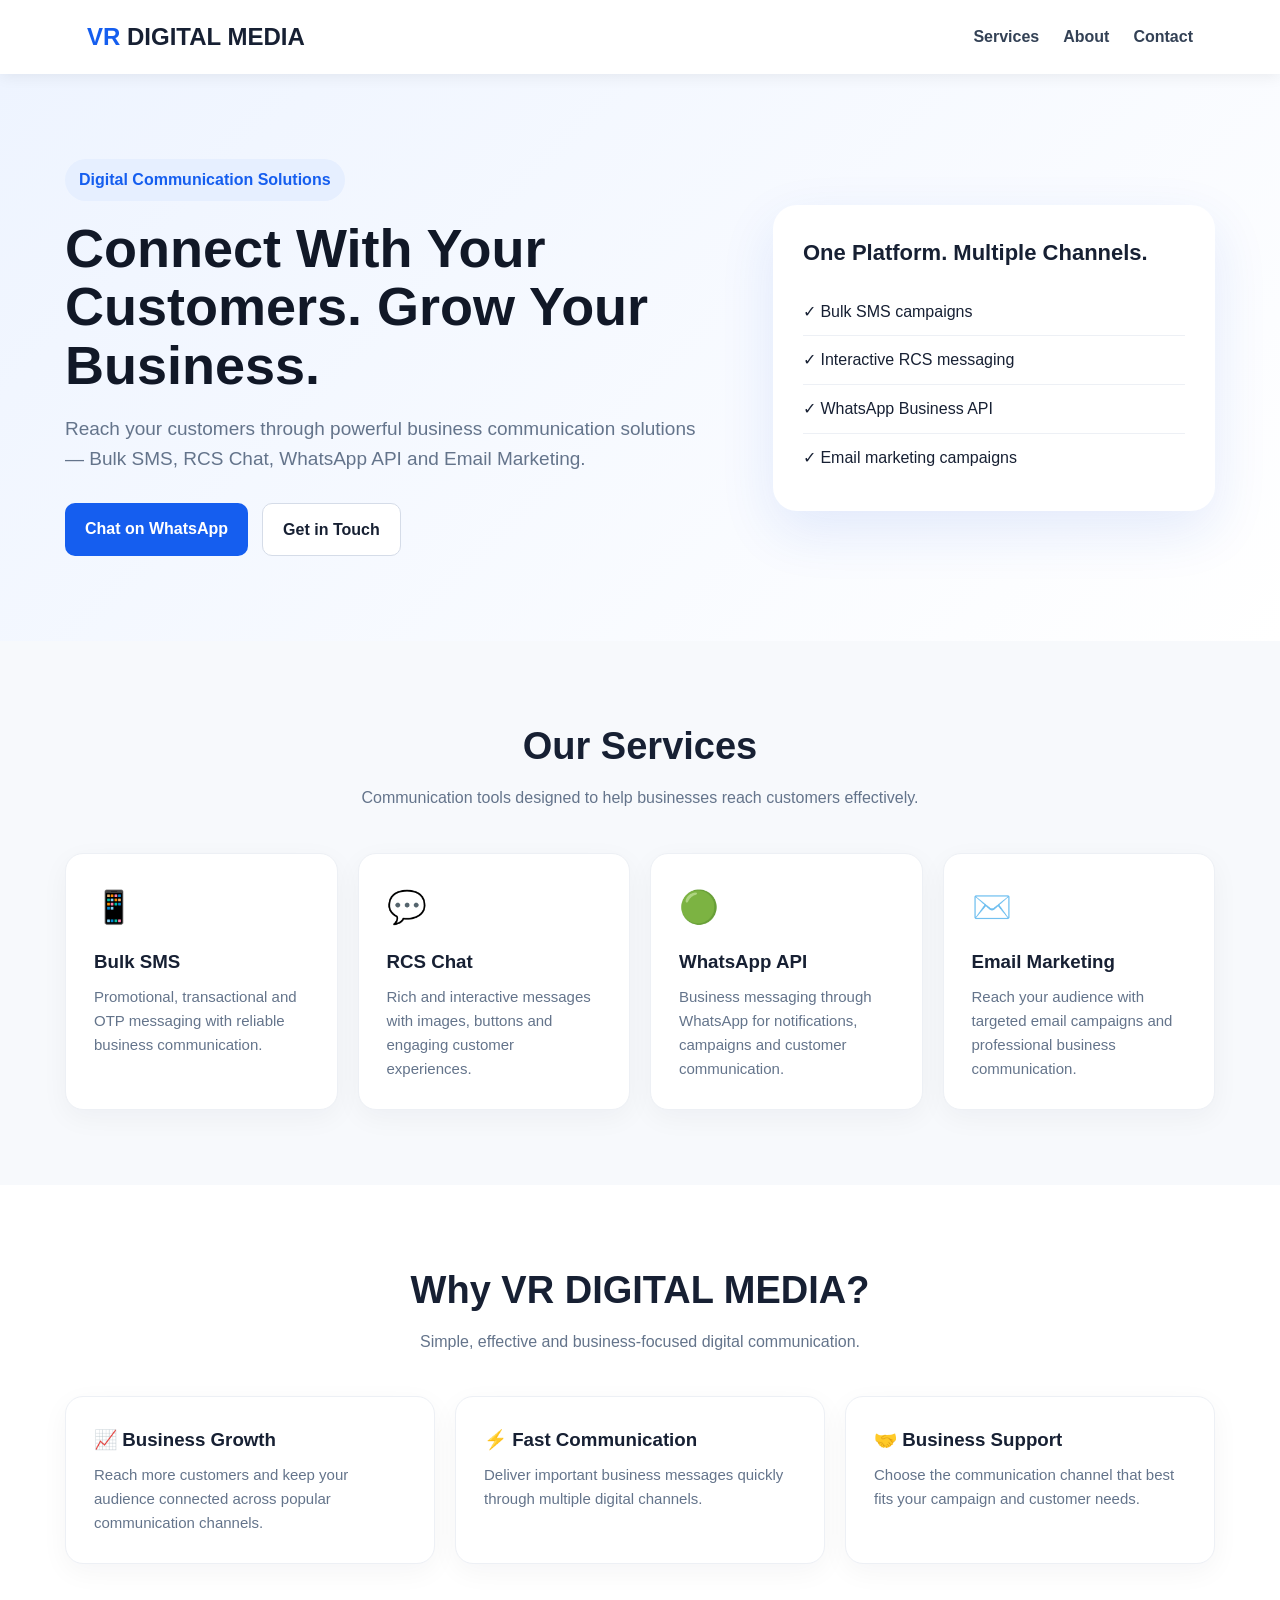
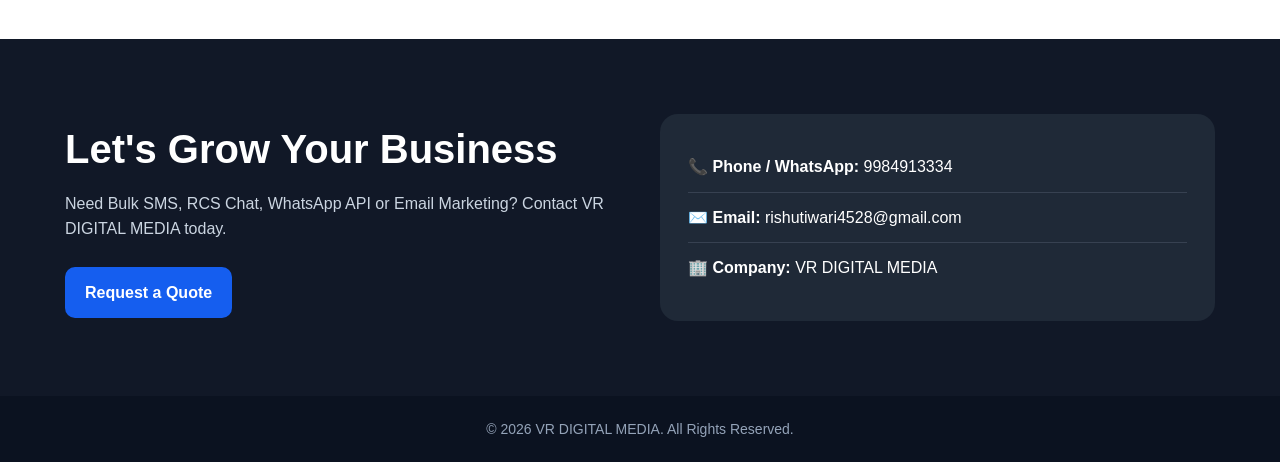
<file: vr_digital_media_website.html>
<!DOCTYPE html>
<html lang="en">
<head>
<meta charset="UTF-8">
<meta name="viewport" content="width=device-width, initial-scale=1.0">
<meta name="description" content="VR DIGITAL MEDIA provides Bulk SMS, RCS Chat, WhatsApp API and Email Marketing solutions for businesses.">
<meta name="keywords" content="VR Digital Media, Bulk SMS, RCS Chat, WhatsApp API, Email Marketing">
<title>VR DIGITAL MEDIA | Business Communication Solutions</title>
<style>
*{box-sizing:border-box;margin:0;padding:0}
body{font-family:Arial,Helvetica,sans-serif;color:#172033;background:#f7f9fc;line-height:1.6}
a{text-decoration:none}
header{background:#fff;position:sticky;top:0;z-index:10;box-shadow:0 2px 15px #00000012}
.nav{max-width:1150px;margin:auto;padding:18px 22px;display:flex;align-items:center;justify-content:space-between}
.logo{font-size:24px;font-weight:800;color:#155eef}.logo span{color:#172033}
.nav a{margin-left:24px;color:#334155;font-weight:600}
.hero{background:linear-gradient(135deg,#eef4ff,#fff);padding:85px 22px}
.wrap{max-width:1150px;margin:auto}
.hero-grid{display:grid;grid-template-columns:1.2fr .8fr;gap:45px;align-items:center}
.badge{display:inline-block;background:#e6efff;color:#155eef;padding:8px 14px;border-radius:30px;font-weight:700;margin-bottom:18px}
h1{font-size:54px;line-height:1.08;margin-bottom:20px;color:#111827}
.hero p{font-size:19px;color:#64748b;max-width:650px}
.btns{margin-top:28px;display:flex;gap:14px;flex-wrap:wrap}
.btn{padding:13px 20px;border-radius:10px;font-weight:700;display:inline-block}
.primary{background:#155eef;color:#fff}.secondary{border:1px solid #d5dce8;color:#172033;background:#fff}
.hero-card{background:#fff;border-radius:24px;padding:30px;box-shadow:0 20px 55px #1d4ed81c}
.hero-card h3{font-size:22px;margin-bottom:18px}
.check{padding:11px 0;border-bottom:1px solid #edf0f5}.check:last-child{border:0}
section{padding:75px 22px}.section-title{text-align:center;margin-bottom:42px}
.section-title h2{font-size:38px;margin-bottom:8px}.section-title p{color:#64748b}
.cards{display:grid;grid-template-columns:repeat(4,1fr);gap:20px}
.card{background:#fff;padding:28px;border-radius:18px;box-shadow:0 8px 28px #1720330b;border:1px solid #edf0f5}
.icon{font-size:32px;margin-bottom:14px}.card h3{margin-bottom:8px}.card p{color:#64748b;font-size:15px}
.why{background:#fff}.why-grid{display:grid;grid-template-columns:repeat(3,1fr);gap:20px}
.contact{background:#111827;color:#fff}.contact-grid{display:grid;grid-template-columns:1fr 1fr;gap:40px;align-items:center}
.contact p{color:#cbd5e1;margin:10px 0}.contact a{color:#fff}
.contact-box{background:#1f2937;padding:28px;border-radius:18px}
.contact-row{padding:12px 0;border-bottom:1px solid #374151}.contact-row:last-child{border:0}
footer{background:#0b1220;color:#94a3b8;text-align:center;padding:22px;font-size:14px}
@media(max-width:850px){.hero-grid,.contact-grid{grid-template-columns:1fr}.cards{grid-template-columns:1fr 1fr}.why-grid{grid-template-columns:1fr}h1{font-size:42px}.nav a{display:none}}
@media(max-width:520px){.cards{grid-template-columns:1fr}.hero{padding:60px 18px}section{padding:55px 18px}.section-title h2{font-size:31px}}
</style>
</head>
<body>
<header>
<nav class="nav">
  <div class="logo">VR <span>DIGITAL MEDIA</span></div>
  <div><a href="#services">Services</a><a href="#about">About</a><a href="#contact">Contact</a></div>
</nav>
</header>

<main>
<section class="hero">
<div class="wrap hero-grid">
  <div>
    <div class="badge">Digital Communication Solutions</div>
    <h1>Connect With Your Customers. Grow Your Business.</h1>
    <p>Reach your customers through powerful business communication solutions — Bulk SMS, RCS Chat, WhatsApp API and Email Marketing.</p>
    <div class="btns">
      <a class="btn primary" href="https://wa.me/919984913334?text=Hello%20VR%20Digital%20Media,%20I%20want%20to%20know%20about%20your%20services." target="_blank">Chat on WhatsApp</a>
      <a class="btn secondary" href="#contact">Get in Touch</a>
    </div>
  </div>
  <div class="hero-card">
    <h3>One Platform. Multiple Channels.</h3>
    <div class="check">✓ Bulk SMS campaigns</div>
    <div class="check">✓ Interactive RCS messaging</div>
    <div class="check">✓ WhatsApp Business API</div>
    <div class="check">✓ Email marketing campaigns</div>
  </div>
</div>
</section>

<section id="services">
<div class="wrap">
<div class="section-title"><h2>Our Services</h2><p>Communication tools designed to help businesses reach customers effectively.</p></div>
<div class="cards">
<div class="card"><div class="icon">📱</div><h3>Bulk SMS</h3><p>Promotional, transactional and OTP messaging with reliable business communication.</p></div>
<div class="card"><div class="icon">💬</div><h3>RCS Chat</h3><p>Rich and interactive messages with images, buttons and engaging customer experiences.</p></div>
<div class="card"><div class="icon">🟢</div><h3>WhatsApp API</h3><p>Business messaging through WhatsApp for notifications, campaigns and customer communication.</p></div>
<div class="card"><div class="icon">✉️</div><h3>Email Marketing</h3><p>Reach your audience with targeted email campaigns and professional business communication.</p></div>
</div>
</div>
</section>

<section class="why" id="about">
<div class="wrap">
<div class="section-title"><h2>Why VR DIGITAL MEDIA?</h2><p>Simple, effective and business-focused digital communication.</p></div>
<div class="why-grid">
<div class="card"><h3>📈 Business Growth</h3><p>Reach more customers and keep your audience connected across popular communication channels.</p></div>
<div class="card"><h3>⚡ Fast Communication</h3><p>Deliver important business messages quickly through multiple digital channels.</p></div>
<div class="card"><h3>🤝 Business Support</h3><p>Choose the communication channel that best fits your campaign and customer needs.</p></div>
</div>
</div>
</section>

<section class="contact" id="contact">
<div class="wrap contact-grid">
<div>
<h2 style="font-size:40px">Let's Grow Your Business</h2>
<p>Need Bulk SMS, RCS Chat, WhatsApp API or Email Marketing? Contact VR DIGITAL MEDIA today.</p>
<a class="btn primary" style="margin-top:15px" href="https://wa.me/919984913334?text=Hello%20VR%20Digital%20Media,%20I%20want%20a%20quotation." target="_blank">Request a Quote</a>
</div>
<div class="contact-box">
<div class="contact-row">📞 <strong>Phone / WhatsApp:</strong> <a href="tel:+919984913334">9984913334</a></div>
<div class="contact-row">✉️ <strong>Email:</strong> <a href="mailto:rishutiwari4528@gmail.com">rishutiwari4528@gmail.com</a></div>
<div class="contact-row">🏢 <strong>Company:</strong> VR DIGITAL MEDIA</div>
</div>
</div>
</section>
</main>

<footer>© 2026 VR DIGITAL MEDIA. All Rights Reserved.</footer>
</body>
</html>
</file>
